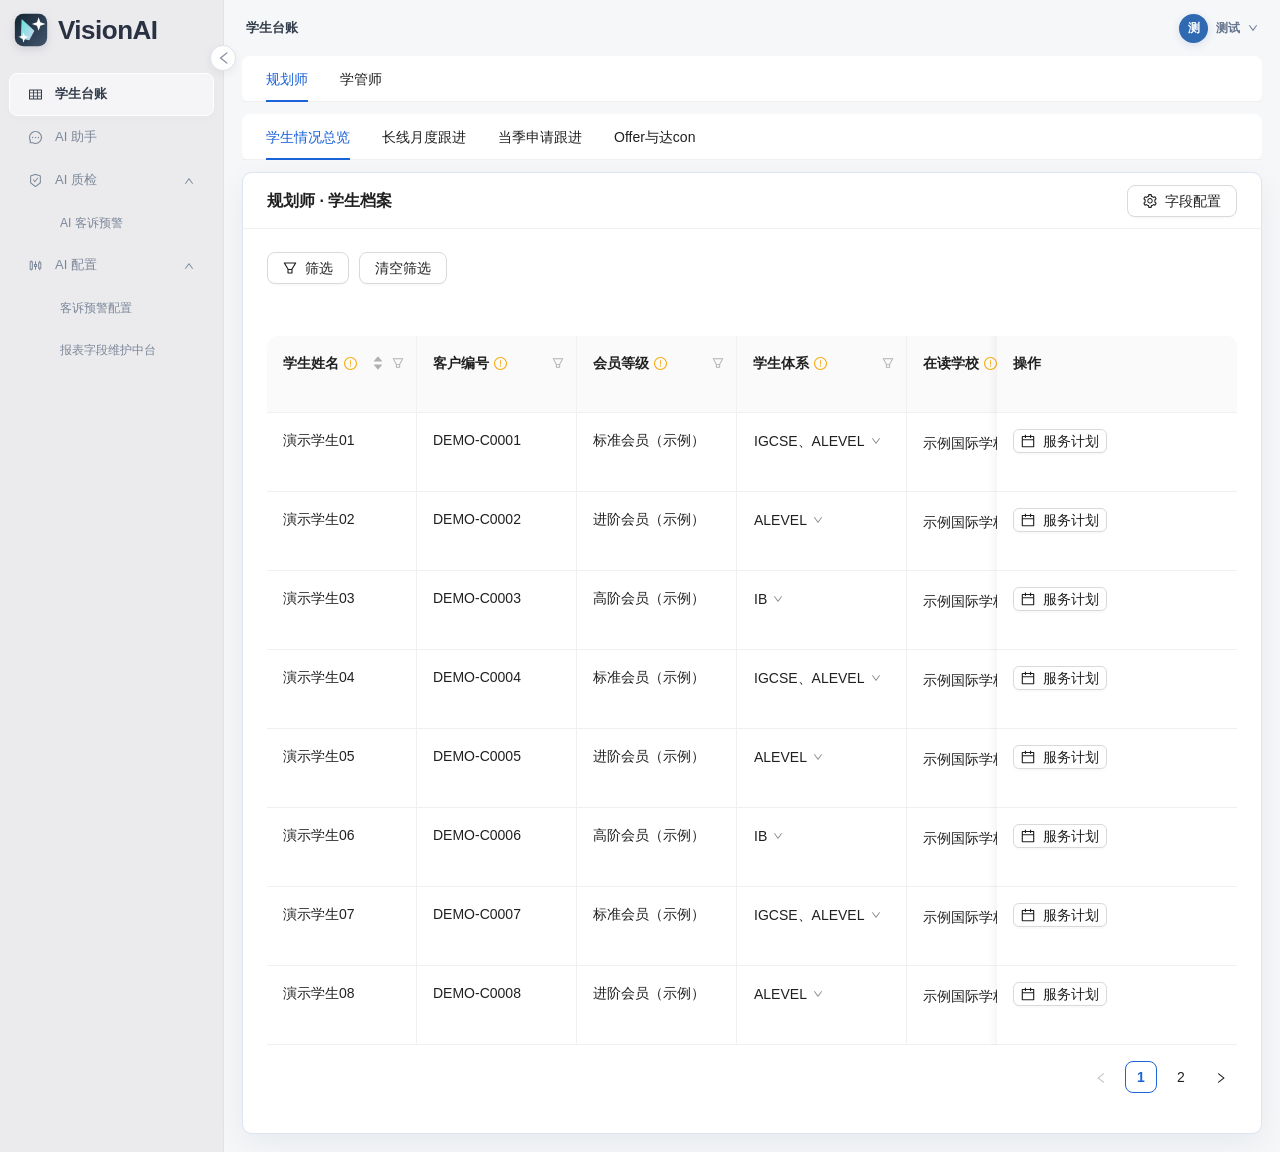
<file: index.html>
<!doctype html>
<html lang="zh-CN">
  <head>
    <meta charset="UTF-8" />
    <meta name="viewport" content="width=device-width, initial-scale=1.0" />
    <meta name="description" content="学生档案列表与图文 AI 识别录入演示。" />
    <title>学生档案列表 Demo</title>
    <script type="module" crossorigin src="./assets/release-report-create-no-sort/app.js"></script>
    <link rel="stylesheet" crossorigin href="./assets/release-report-create-no-sort/public-demo.css">
  </head>
  <body>
    <div id="root"></div>
  </body>
</html>
</file>
<file: assets/release-report-create-no-sort/public-demo.css>
.vision-portal{--vision-sidebar:224px;display:flex;min-height:100dvh;background:#f5f7f9;color:#343d4c;font-family:Arial,PingFang SC,Microsoft YaHei,sans-serif;font-size:14px}.vision-sidebar{width:var(--vision-sidebar);flex-shrink:0;position:relative;background:#ebebee;border-right:1px solid #e1e3e8;min-height:100dvh}.vision-brand{height:60px;padding:10px 14px;display:flex;align-items:center;gap:10px}.vision-brand strong{font-size:26px;color:#293142;letter-spacing:-.5px}.vision-mark{height:34px;width:34px;flex-shrink:0;filter:drop-shadow(0 3px 4px #18213522)}.vision-mark.small{width:20px;height:20px}.vision-collapse{position:absolute;right:-13px;top:45px;width:26px;height:26px;border:1px solid #e0e3e9;background:#fff;border-radius:50%;z-index:3;box-shadow:0 3px 8px #22334410;color:#8993a2;display:grid;place-items:center}.vision-sidebar nav{padding:13px 9px}.vision-sidebar nav>button{border:1px solid transparent;background:none;width:100%;height:43px;text-align:left;padding:0 19px;display:flex;gap:13px;align-items:center;color:#7b8798;font-size:13px;border-radius:8px;cursor:pointer}.vision-sidebar nav>button.active{background:#f5f5f7;color:#343d4c;border-color:#fff;box-shadow:0 3px 9px #23344605;font-weight:600}.vision-sidebar nav>button:hover{background:#f3f4f7}.vision-sidebar nav .vision-subnav{padding-left:50px;height:42px;font-size:12px}.nav-caret{margin-left:auto;font-size:10px}.vision-workspace{flex:1;min-width:0}.vision-topbar{height:56px;display:flex;justify-content:space-between;align-items:center;padding:0 22px;font-size:13px;font-weight:600}.vision-account{display:flex;align-items:center;gap:8px;color:#63728b;font-size:12px}.vision-account>.anticon{font-size:10px}.vision-avatar{width:29px;height:29px;border-radius:50%;background:#2e69b2;color:#fff;display:grid;place-items:center;box-shadow:0 2px 8px #244b8722}.vision-chat-shell{height:calc(100dvh - 72px);margin:0 8px 16px 18px;display:flex;border:1px solid white;border-radius:13px;overflow:hidden;background:#fff;box-shadow:0 14px 30px #24354706}.vision-conversation-list{width:237px;flex-shrink:0;background:#f6f7f9;border-right:1px solid #e1e4ea;padding:15px}.vision-conversation-heading{display:flex;gap:8px;align-items:center;margin-bottom:13px}.vision-conversation-heading strong{font-size:15px;margin-right:auto}.vision-conversation-heading button,.vision-chat-header button{width:29px;height:29px;border:1px solid #d8deea;border-radius:7px;background:#fff;color:#8d9db2;cursor:pointer}.vision-conversation-heading button:first-of-type{background:#edf2f9;border-color:transparent;color:#6094d5}.vision-recent{font-size:13px;color:#8c9ab0;margin-bottom:16px}.vision-conversation-row{display:flex;align-items:center;gap:8px;width:100%;padding:14px 9px;border:0;border-radius:9px;background:#ececf0;text-align:left;color:#46505e;font-size:13px;cursor:pointer}.vision-conversation-row strong{white-space:nowrap;overflow:hidden;text-overflow:ellipsis;flex:1}.vision-conversation-row span{font-size:10px;color:#b2bac8}.vision-chat{display:flex;flex:1;min-width:0;flex-direction:column}.vision-chat-header{height:38px;flex-shrink:0;display:flex;align-items:center;gap:10px;padding:0 17px;border-bottom:1px solid #e8ebf1;font-size:11px}.vision-message-area{flex:1;min-height:0;overflow:auto;padding:36px 30px}.vision-user-message{display:flex;align-items:flex-end;flex-direction:column;margin-bottom:23px}.vision-user-message>div{background:#e9eff7;border-radius:13px;padding:14px 15px;color:#4b5c73;font-size:13px}.vision-user-message button,.vision-assistant-message button{border:0;background:none;color:#aab4c7;padding:6px;cursor:pointer;font-size:12px}.vision-assistant-message>div{display:inline-block;background:#f7f7f5;padding:12px 13px;border-radius:11px;line-height:1.6;font-size:14px}.vision-assistant-message button{display:block}.vision-composer-wrap{padding:0 21px 10px}.vision-composer{border:1px solid #d7e0ef;border-radius:19px;padding:14px 11px 10px;box-shadow:0 5px 22px #334a7110}.vision-composer textarea.ant-input{border:0!important;box-shadow:none!important;resize:none;background:none;font-size:14px;padding:3px 8px 10px;color:#4b5668}.vision-composer textarea::placeholder{color:#b4bdcb}.vision-composer-actions{display:flex;align-items:center;justify-content:space-between}.vision-quick{background:#f1f4f9;color:#64718b;font-size:12px;font-weight:600;padding:8px 11px;border:0;border-radius:11px;display:flex;align-items:center;gap:8px;cursor:pointer}.vision-send{width:34px;height:34px;background:#94add6;color:#fff;border:0;border-radius:9px;font-size:19px;cursor:pointer}.vision-ai-note{text-align:center;color:#c7c8cc;font-size:9px;padding-top:6px}.vision-ledger{padding:0 18px 18px;min-width:0}.vision-existing-placeholder{margin:0 18px;background:#fff;border-radius:12px;padding:32px;min-height:calc(100dvh - 75px)}.sidebar-collapsed{--vision-sidebar:68px}.sidebar-collapsed .vision-brand{padding:12px 16px}.sidebar-collapsed .vision-sidebar nav>button{padding:0 17px}.vision-ledger .archive-role-tabs{margin-bottom:0}html,body{width:100%;height:100%}input::-ms-clear,input::-ms-reveal{display:none}*,*:before,*:after{box-sizing:border-box}html{font-family:sans-serif;line-height:1.15;-webkit-text-size-adjust:100%;-ms-text-size-adjust:100%;-ms-overflow-style:scrollbar;-webkit-tap-highlight-color:rgba(0,0,0,0)}body{margin:0}[tabindex="-1"]:focus{outline:none}hr{box-sizing:content-box;height:0;overflow:visible}h1,h2,h3,h4,h5,h6{margin-top:0;margin-bottom:.5em;font-weight:500}p{margin-top:0;margin-bottom:1em}abbr[title],abbr[data-original-title]{-webkit-text-decoration:underline dotted;text-decoration:underline dotted;border-bottom:0;cursor:help}address{margin-bottom:1em;font-style:normal;line-height:inherit}input[type=text],input[type=password],input[type=number],textarea{-webkit-appearance:none}ol,ul,dl{margin-top:0;margin-bottom:1em}ol ol,ul ul,ol ul,ul ol{margin-bottom:0}dt{font-weight:500}dd{margin-bottom:.5em;margin-left:0}blockquote{margin:0 0 1em}dfn{font-style:italic}b,strong{font-weight:bolder}small{font-size:80%}sub,sup{position:relative;font-size:75%;line-height:0;vertical-align:baseline}sub{bottom:-.25em}sup{top:-.5em}pre,code,kbd,samp{font-size:1em;font-family:SFMono-Regular,Consolas,Liberation Mono,Menlo,Courier,monospace}pre{margin-top:0;margin-bottom:1em;overflow:auto}figure{margin:0 0 1em}img{vertical-align:middle;border-style:none}a,area,button,[role=button],input:not([type=range]),label,select,summary,textarea{touch-action:manipulation}table{border-collapse:collapse}caption{padding-top:.75em;padding-bottom:.3em;text-align:left;caption-side:bottom}input,button,select,optgroup,textarea{margin:0;color:inherit;font-size:inherit;font-family:inherit;line-height:inherit}button,input{overflow:visible}button,select{text-transform:none}button,html [type=button],[type=reset],[type=submit]{-webkit-appearance:button}button::-moz-focus-inner,[type=button]::-moz-focus-inner,[type=reset]::-moz-focus-inner,[type=submit]::-moz-focus-inner{padding:0;border-style:none}input[type=radio],input[type=checkbox]{box-sizing:border-box;padding:0}input[type=date],input[type=time],input[type=datetime-local],input[type=month]{-webkit-appearance:listbox}textarea{overflow:auto;resize:vertical}fieldset{min-width:0;margin:0;padding:0;border:0}legend{display:block;width:100%;max-width:100%;margin-bottom:.5em;padding:0;color:inherit;font-size:1.5em;line-height:inherit;white-space:normal}progress{vertical-align:baseline}[type=number]::-webkit-inner-spin-button,[type=number]::-webkit-outer-spin-button{height:auto}[type=search]{outline-offset:-2px;-webkit-appearance:none}[type=search]::-webkit-search-cancel-button,[type=search]::-webkit-search-decoration{-webkit-appearance:none}::-webkit-file-upload-button{font:inherit;-webkit-appearance:button}output{display:inline-block}summary{display:list-item}template{display:none}[hidden]{display:none!important}:root{color-scheme:light;background:#f3f6fb}body{margin:0;min-width:320px;background:#f3f6fb;-webkit-font-smoothing:antialiased}.full-width{width:100%}.app-layout{min-height:100vh;background:#f3f6fb}.app-sider{position:sticky;top:0;height:100vh;overflow:auto;background:#10213f!important;box-shadow:12px 0 28px #12203b29}.brand{display:flex;align-items:center;gap:10px;min-height:64px;padding:14px 14px 10px}.brand .ant-typography{margin:0;color:#fff;white-space:nowrap}.brand-mark{display:grid;flex:0 0 auto;width:38px;height:38px;place-items:center;border-radius:8px;color:#fff;background:linear-gradient(135deg,#1b63d9,#0c9588);font-weight:800}.sider-collapse-button{margin-left:auto;color:#ffffffc7!important}.app-header{position:sticky;top:0;z-index:5;display:flex;height:auto;min-height:64px;align-items:center;justify-content:space-between;gap:12px;padding:10px 24px;border-bottom:1px solid #dbe4f0;background:#ffffffe0;-webkit-backdrop-filter:blur(16px);backdrop-filter:blur(16px);line-height:1.3}.app-header .ant-typography{margin:0}.app-header>div:first-child{flex:1 1 260px;min-width:220px}.app-header .ant-typography-secondary{display:block;line-height:20px}.app-header h2.ant-typography{font-size:20px;line-height:28px;margin:0!important;white-space:nowrap}.app-content{padding:20px 24px 32px}.agent-only-content{display:flex;min-height:100vh;padding:0;background:#fff}.metric-row{margin-bottom:16px}.ant-card{border-color:#dce5f1;box-shadow:0 10px 30px #12203b0f}.ant-card-head{min-height:48px}.source-card,.pool-card{height:100%}.pool-card{cursor:pointer;transition:.16s ease}.pool-card:hover,.source-card:hover{border-color:#87aef5;transform:translateY(-1px)}.list-progress{width:min(260px,38vw)}.high-value-page>.ant-col{display:flex}.high-value-page .ant-card{display:flex;width:100%;height:100%;flex-direction:column}.high-value-page .ant-card-body{display:flex;flex:1 1 auto;flex-direction:column}.high-value-page .ant-list{flex:1 1 auto}.high-value-page .ant-list-item{min-height:56px}.high-value-page .list-progress{width:min(260px,42%);margin-left:auto}.generated-alert,.section-alert{margin-top:12px}.detail-page{max-width:1480px;margin:0 auto}.complaint-detail-page,.renewal-detail-page{max-width:1440px}.detail-two-column-shell{display:grid;grid-template-columns:minmax(360px,.34fr) minmax(620px,.66fr);gap:16px;height:calc(100vh - 164px);min-height:560px;align-items:start}.detail-left-pane,.detail-right-pane{height:100%;overflow-y:auto;overscroll-behavior:contain;border:1px solid #dce5f1;border-radius:8px;background:#fff;box-shadow:0 10px 30px #12203b0f;scrollbar-gutter:stable}.detail-left-pane::-webkit-scrollbar,.detail-right-pane::-webkit-scrollbar{width:8px}.detail-left-pane::-webkit-scrollbar-thumb,.detail-right-pane::-webkit-scrollbar-thumb{border-radius:999px;background:#cbd5e1}.detail-left-pane::-webkit-scrollbar-track,.detail-right-pane::-webkit-scrollbar-track{background:transparent}.detail-left-pane{padding:18px 18px 22px}.detail-right-pane{padding:18px 22px 22px}.detail-top-action-bar{justify-content:flex-end;width:100%;margin-bottom:14px}.complaint-detail-action-bar{display:flex;width:100%;align-items:center;justify-content:space-between;gap:12px;margin-bottom:14px}.detail-section{padding:0 0 20px;border-bottom:1px solid #edf1f6}.detail-section+.detail-section{padding-top:18px}.detail-section:last-child,.detail-section:last-of-type{border-bottom:0}.detail-section h5.ant-typography{margin:0 0 14px;font-size:16px;line-height:24px}.complaint-student-section{padding-bottom:18px}.complaint-student-head,.complaint-section-head{display:flex;align-items:center;justify-content:space-between;gap:12px;margin-bottom:16px}.complaint-student-name{font-size:16px}.complaint-meta-list{display:grid;gap:12px;color:#2f3747;font-size:14px;line-height:22px}.complaint-meta-list.compact{gap:8px;margin-bottom:10px}.complaint-meta-list>div{display:flex;align-items:flex-start;gap:4px}.complaint-meta-list span{flex:0 0 auto;color:#7a8495}.complaint-meta-list strong{font-weight:600}.complaint-line-list{display:grid;gap:0;font-size:14px;line-height:22px}.complaint-line-list>div{padding:9px 6px;border-bottom:1px solid #edf1f6}.complaint-line-list>div:last-child{border-bottom:0}.complaint-timeline{display:grid;gap:0;padding-top:2px}.complaint-timeline-row{display:grid;grid-template-columns:72px 18px 1fr;gap:10px;min-height:52px;align-items:start;font-size:14px;line-height:22px}.complaint-timeline-label{color:#2f3747;font-weight:600;text-align:right}.complaint-timeline-dot{position:relative;width:9px;height:9px;margin-top:7px;border-radius:50%;background:#1b63d9}.complaint-timeline-dot:after{position:absolute;top:12px;left:4px;width:1px;height:38px;background:#d9e1ec;content:""}.complaint-timeline-row:last-child .complaint-timeline-dot:after{display:none}.complaint-timeline-dot.green{background:#52c41a}.complaint-timeline-dot.red{background:#ff4d4f}.complaint-timeline-dot.gold{background:#faad14}.complaint-timeline-dot.blue{background:#1b63d9}.complaint-timeline-text{color:#3f4758}.detail-summary-text{margin-bottom:14px!important;color:#3f4758;font-size:14px;line-height:24px}.detail-metric-grid{display:grid;grid-template-columns:repeat(2,minmax(0,1fr));gap:10px}.detail-metric-grid>div{display:flex;min-height:66px;flex-direction:column;justify-content:center;gap:6px;padding:12px;border:1px solid #e5eaf3;border-radius:8px;background:#fafcff}.detail-metric-grid span{color:#7a8495;font-size:13px}.detail-metric-grid strong{color:#1f2937;font-size:18px;line-height:24px}.complaint-ai-section{padding-bottom:22px}.complaint-stage-steps{margin-top:20px}.complaint-stage-steps .ant-steps-item{cursor:pointer}.complaint-stage-steps .ant-steps-item-title{font-size:14px;font-weight:600}.complaint-stage-steps .ant-steps-item-description{font-size:12px}.complaint-decision-grid{display:grid;grid-template-columns:repeat(3,minmax(0,1fr));gap:12px;margin-top:18px}.complaint-action-list{display:grid;gap:0}.complaint-action-row{display:flex;align-items:flex-start;gap:8px;padding:10px 8px;border-bottom:1px solid #edf1f6;color:#2f3747;font-size:14px;line-height:22px}.complaint-action-row:last-child{border-bottom:0}.complaint-node-title{display:flex;align-items:center;justify-content:space-between;gap:12px;margin-bottom:14px}.complaint-stage-state{display:flex;align-items:center;justify-content:space-between;gap:12px;margin-bottom:14px;padding:10px 12px;border:1px solid #dce5f1;border-radius:8px;background:#f8fbff;font-size:14px;line-height:22px}.complaint-node-title h5.ant-typography{margin:0}.complaint-node-grid{display:grid;grid-template-columns:minmax(320px,1fr) minmax(320px,1fr);gap:20px;margin-top:16px}.complaint-node-grid h5.ant-typography{margin-top:0}.complaint-boundary-layout{display:grid;grid-template-columns:minmax(280px,.48fr) minmax(320px,.52fr);gap:16px;align-items:start}.complaint-forbid-list{display:grid;gap:8px;font-size:14px;line-height:22px}.complaint-forbid-list>div{padding-bottom:8px;border-bottom:1px solid #edf1f6}.complaint-evidence-section{display:grid;grid-template-columns:minmax(320px,1fr) minmax(280px,.8fr);gap:24px}.detail-context-card,.decision-card{box-shadow:none}.detail-context-card .ant-card-head,.decision-card .ant-card-head{min-height:46px}.detail-context-card .ant-card-body,.decision-card .ant-card-body{padding:18px 20px}.compact-stat-grid .ant-statistic-content{font-size:20px;line-height:28px}.decision-steps{margin-top:20px;padding:4px 0 2px}.decision-info-row{margin-top:18px}.decision-info{display:flex;min-height:88px;flex-direction:column;gap:8px;justify-content:center;padding:14px 16px;border:1px solid #e5eaf3;border-radius:8px;background:#fafcff;word-break:break-word}.decision-info .ant-typography{margin:0}.renewal-match{margin-top:18px;padding:14px 16px;border-radius:8px;background:#f7faff}.renewal-match .ant-progress{flex:1 1 auto}.detail-action-bar{justify-content:flex-end;width:100%;padding:12px 0 4px}.profile-decision-row{margin-top:16px}.agent-student-select,.agent-input{width:100%}.agent-shell{display:flex;width:100%;min-height:100vh;align-items:center;justify-content:center;padding:24px;background:#fff}.agent-shell-chat{align-items:flex-start}.agent-panel{display:flex;width:min(760px,100%);flex-direction:column;align-items:center}.agent-welcome{display:flex;width:100%;flex-direction:column;align-items:center;gap:8px;margin-bottom:24px;text-align:center}.agent-title-row{justify-content:center;width:100%}.agent-welcome h2.ant-typography{margin:0;font-size:24px;line-height:32px;font-weight:600}.agent-subtitle{display:block;width:100%;font-size:14px;line-height:22px;text-align:center}.agent-title-icon{color:#1b63d9;font-size:24px}.agent-main-input{display:flex;width:100%;min-height:56px;align-items:center;gap:10px;padding:8px 10px 8px 18px;border:1px solid #d9d9d9;border-radius:28px;background:#fff;box-shadow:0 8px 28px #12203b14}.agent-main-input textarea.ant-input{flex:1 1 auto;border:0;background:transparent;box-shadow:none;resize:none;font-size:14px;line-height:22px}.agent-main-input textarea.ant-input:focus{box-shadow:none}.agent-main-input .ant-btn-circle{flex:0 0 auto;width:40px;height:40px}.agent-quick-row{display:flex;justify-content:center;width:100%;margin-top:20px}.agent-input{border-color:#b7cdf4;background:#fbfdff}.agent-mode-row .ant-btn{border-color:#e5e7eb;border-radius:18px;background:#fff;font-size:14px}.agent-panel .agent-mode-row{margin-top:20px}.agent-chat{display:flex;width:min(880px,100%);min-height:calc(100vh - 48px);flex-direction:column;margin:0 auto}.agent-chat-top{display:flex;align-items:center;justify-content:space-between;gap:16px;margin-bottom:28px}.agent-chat-top h4.ant-typography{margin:0;font-size:18px;line-height:26px}.agent-message-list{flex:1 1 auto}.agent-bubble{width:fit-content;max-width:min(520px,90%);margin-left:auto;padding:10px 14px;border-radius:18px;background:#f3f4f6;color:#1f2937;font-size:14px;line-height:22px}.agent-answer{max-width:820px;margin-top:28px;font-size:14px;line-height:1.7}.agent-answer .ant-typography{font-size:14px}.agent-answer h5.ant-typography{margin-top:18px;margin-bottom:8px}.agent-chat-input{margin-top:12px;box-shadow:none}.agent-compose-card{position:sticky;bottom:0;margin-top:24px;padding:14px 0 0;background:linear-gradient(180deg,#fff0,#fff 28%)}.agent-compose-card .agent-mode-row{justify-content:center;margin-bottom:12px}.student-filter-row{margin-bottom:16px}.archive-header-actions{flex-wrap:wrap}.archive-role-tabs>.ant-tabs-nav{margin-bottom:12px;padding-inline:24px;border-radius:8px;background:#fff}.archive-role-tabs>.ant-tabs-content-holder,.archive-role-tabs .ant-tabs-tabpane{min-width:0}.archive-field-drawer .ant-drawer-header{flex-wrap:wrap;gap:12px}.archive-field-drawer .ant-drawer-header-title{flex:1 0 100%}.archive-field-drawer .ant-drawer-extra{margin-inline-start:0}.ai-import-boundary{margin-bottom:16px}.ai-import-grid{display:grid;grid-template-columns:minmax(0,.9fr) minmax(0,1.1fr);gap:16px;align-items:start}.ai-import-panel{min-width:0;padding:16px;border:1px solid #e5eaf3;border-radius:8px;background:#fff}.ai-import-section-heading{display:flex;align-items:flex-start;justify-content:space-between;gap:10px;margin-bottom:12px}.ai-import-section-heading>div{display:grid;gap:4px}.ai-import-image-input{display:none}.ai-import-composer{overflow:hidden;border:1px solid #d9e0eb;border-radius:8px;background:#fff;transition:border-color .2s,box-shadow .2s}.ai-import-composer:focus-within{border-color:#5b8ff9;box-shadow:0 0 0 2px #1677ff1a}.ai-import-composer .ant-input,.ai-import-composer .ant-input:hover,.ai-import-composer .ant-input:focus{border:0;border-radius:0;box-shadow:none}.ai-import-composer-input.ant-input{padding:12px;line-height:1.7;resize:vertical}.ai-import-composer-attachment{padding:10px;border-top:1px solid #edf1f6;background:#fafcff}.ai-import-composer-attachment>img{display:block;width:100%;max-height:220px;object-fit:contain;border-radius:4px;background:#f1f3f5}.ai-import-composer-image-meta{display:flex;min-width:0;align-items:center;justify-content:space-between;gap:8px;padding-top:6px;font-size:12px}.ai-import-composer-image-meta>span{min-width:0;overflow:hidden;text-overflow:ellipsis;white-space:nowrap}.ai-import-composer-toolbar{display:flex;align-items:center;justify-content:space-between;gap:8px;min-height:52px;padding:7px 10px;border-top:1px solid #edf1f6;background:#fff}.ai-import-composer-toolbar-left,.ai-import-composer-toolbar-right{display:flex;align-items:center;gap:8px}.ai-import-composer-toolbar-left{min-width:0}.ai-import-composer-toolbar-left>.ant-typography{overflow:hidden;font-size:12px;text-overflow:ellipsis;white-space:nowrap}.ai-import-composer-toolbar-right{flex:0 0 auto;font-size:12px}.ai-import-composer-toolbar-divider{width:1px;height:20px;flex:0 0 auto;background:#e5eaf3}.ai-import-composer-add.ant-btn{color:#536273}.ai-import-speech-button.ant-btn-circle{width:36px;height:36px;flex:0 0 auto}.ai-import-speech-status{white-space:nowrap}.ai-import-speech-status:before{display:inline-block;width:7px;height:7px;margin-right:6px;border-radius:50%;background:currentColor;content:"";vertical-align:1px}.ai-import-ocr-progress{margin-top:12px}.ai-import-recognize{width:100%;margin-top:12px}.ai-import-help{display:block;margin-top:8px;font-size:12px;line-height:20px}.ai-import-field-list{display:grid;max-height:calc(100vh - 330px);gap:10px;overflow:auto;padding-right:3px}.ai-import-field{min-width:0;padding:10px;border:1px solid #edf1f6;border-radius:8px;background:#fafcff}.ai-import-field.is-included{border-color:#dbe7fb;background:#fff}.ai-import-field-control{min-width:0}.ai-import-field-heading{display:flex;align-items:center;justify-content:space-between;gap:8px;margin-bottom:8px}.ai-import-field-heading .ant-checkbox-wrapper{min-width:0}.ai-import-field-heading .ant-tag{flex:0 0 auto;margin-inline-end:0}.ai-import-footer{display:flex;align-items:center;justify-content:space-between;gap:12px}.ai-import-footer>.ant-typography{line-height:20px}.archive-unified-alert{margin-bottom:14px}.archive-table-summary{margin:0 0 10px}.archive-column-filter{width:280px;max-width:calc(100vw - 48px);padding:12px;display:flex;flex-direction:column;gap:12px}.archive-filter-toolbar{display:flex;align-items:center;gap:10px;margin-bottom:12px;flex-wrap:wrap}.archive-filter-toolbar .ant-input-affix-wrapper{width:360px;max-width:100%}.archive-filter-panel{display:grid;gap:16px}.archive-filter-panel .archive-column-filter{width:100%;max-width:none;padding:0}.archive-filter-product{display:grid;gap:12px}.archive-filter-product>.ant-btn{justify-self:end}.archive-column-filter .ant-input-number{width:112px}.archive-column-filter-actions{display:flex;justify-content:flex-end}.archive-group-filter{width:280px;max-width:calc(100vw - 48px)}.archive-group-filter-heading{display:grid;gap:6px;padding:12px 12px 0}.archive-active-filters{margin-bottom:10px}.archive-active-filters .ant-tag{white-space:normal;overflow-wrap:anywhere;max-width:100%}.student-table{margin-top:8px}.student-table .ant-table-cell{vertical-align:top;white-space:pre-wrap;overflow-wrap:anywhere;word-break:normal;padding:12px 10px}.student-table .ant-tag{max-width:100%;white-space:normal;overflow-wrap:anywhere}.study-student-name{display:flex;align-items:center;flex-wrap:wrap;gap:5px}.study-student-name>.archive-remark-cell{width:auto}.study-student-name>.ant-tag{margin:0}.study-cell-muted{display:block;color:#8c8c8c;font-size:12px;line-height:1.7}.study-course-list,.study-course-item{display:block}.study-course-item{display:flex;align-items:flex-start;justify-content:space-between;gap:8px}.study-course-item>.ant-tag{margin:0;white-space:nowrap}.study-result-list{display:inline-flex;flex-direction:column;width:calc(100% - 20px);gap:3px;vertical-align:top}.study-result-context{color:#8c8c8c;font-size:12px;line-height:18px}.study-result-line{display:flex;align-items:center;gap:7px;min-height:24px;font-size:12px;line-height:20px}.study-result-subject{min-width:0;flex:1;font-size:13px}.study-result-grade{min-width:22px;color:#1b63d9;font-size:14px}.study-result-source{color:#595959;white-space:nowrap}.study-result-date{color:#737373;white-space:nowrap;font-size:12px;font-variant-numeric:tabular-nums}.study-result-line .ant-btn-link,.study-result-language-detail .ant-btn-link{height:auto;padding:0;font-size:12px;flex:0 0 auto;line-height:20px}.study-result-language-detail{display:flex;align-items:flex-start;flex-wrap:wrap;gap:4px 10px;color:#737373;font-size:12px;line-height:20px}.study-result-empty{color:#8c8c8c;white-space:nowrap}.study-result-empty .study-cell-muted{display:inline}.study-result-history{display:grid;gap:12px;width:300px;max-width:calc(100vw - 64px);max-height:360px;overflow:auto}.study-result-history-item{display:grid;gap:4px;font-size:12px}.study-result-history-item+.study-result-history-item{padding-top:12px;border-top:1px solid #f0f0f0}.study-result-history-item>span:first-child{display:flex;align-items:center;flex-wrap:wrap;gap:6px}.study-result-history-item .ant-tag{margin:0;font-size:11px}.study-result-history-item .ant-btn-link{justify-self:start;padding:0;height:auto;font-size:12px}.study-score-entry-actions{display:flex;flex-wrap:wrap;gap:8px;padding-top:10px;border-top:1px solid #f0f0f0}.study-score-entry-actions>.ant-btn{font-size:12px}.study-score-entry-field{display:grid;grid-template-columns:112px minmax(0,1fr);align-items:center;gap:12px}.study-score-entry-field>span{color:#595959;font-size:13px}.study-result-empty-wrap{display:inline-flex;align-items:center;flex-wrap:wrap;gap:8px}.study-near-goal-details{display:grid;gap:10px;width:340px;max-width:calc(100vw - 64px)}.study-near-goal-record{display:grid;gap:5px;padding-bottom:9px;border-bottom:1px solid #f0f0f0;font-size:12px}.study-near-goal-record-heading{display:flex;align-items:center;justify-content:space-between;gap:8px}.study-near-goal-grades{display:flex;gap:12px;color:#595959}.study-near-goal-files,.study-near-goal-legacy{color:#8c8c8c;font-size:12px}.study-near-goal-student{margin-bottom:18px;color:#8c8c8c;font-size:12px}.study-near-goal-form{display:grid;grid-template-columns:repeat(3,minmax(0,1fr));gap:22px 20px}.study-near-goal-form>label{display:grid;gap:7px;min-width:0;color:#595959;font-size:13px}.study-near-goal-form>label em{color:#ff4d4f;font-style:normal}.study-near-goal-form .ant-select,.study-near-goal-form .ant-input{width:100%}.study-near-goal-form .study-near-goal-note{grid-column:1 / -1}.study-near-goal-upload{grid-column:1 / -1;display:grid;gap:8px;color:#595959;font-size:13px}.study-near-goal-drop{display:grid;justify-items:center;gap:9px;min-height:140px;padding:18px;border:1px dashed #d9d9d9;border-radius:6px;color:#8c8c8c;text-align:center}.study-near-goal-drop>.anticon{color:#bfc4ce;font-size:30px}.study-near-goal-drop button{padding:0;border:0;color:#1677ff;background:transparent;cursor:pointer}.study-near-goal-file{display:flex;align-items:center;gap:6px;max-width:100%;padding:2px 7px;border-radius:4px;background:#f5f7fa;color:#595959}.service-plan-item .archive-rich-cell{display:block}.service-plan-item .archive-rich-content{min-height:86px;padding:7px 5px}.service-plan-item .service-plan-interview-link{align-self:start;padding-left:0}.study-competition-details{display:grid;gap:10px;min-width:260px}.study-competition-record{display:grid;gap:4px;padding-bottom:10px;border-bottom:1px solid #f0f0f0;font-size:13px}.study-course-item+.study-course-item{margin-top:8px}.study-cell-subaction{display:block;margin-top:8px;color:#8c8c8c;font-size:12px}.study-enrollment{display:grid;gap:5px}.study-enrollment>.ant-tag{width:fit-content;margin:0}.study-hours{display:grid;gap:5px}.study-hours strong{font-weight:500}.study-hours>span{display:flex;justify-content:space-between;gap:12px}.study-field-group{display:grid;gap:8px}.study-field-line>div{min-width:0}.study-summary-trigger.ant-btn{display:inline-flex;align-items:baseline;gap:6px;max-width:100%;height:auto;padding:0;text-align:start;white-space:normal;line-height:24px;font-size:14px}.study-summary-trigger.ant-btn:hover{background:transparent;color:#1b63d9}.study-summary-trigger>span:first-child{min-width:0}.study-summary-trigger .anticon{flex:0 0 auto;color:#8c8c8c;font-size:10px;transition:transform .15s}.study-summary-trigger .anticon.is-open{transform:rotate(180deg)}.study-inline-scores>span{display:inline-block;white-space:nowrap}.study-inline-scores strong{color:#1b63d9;font-weight:600}.study-summary-separator{color:#bfbfbf;font-weight:400}.study-summary-details{width:340px;max-width:calc(100vw - 64px);max-height:360px;overflow:auto;white-space:normal}.planner-summary-details{max-height:min(300px,calc(50dvh - 70px))}.study-summary-full-text{display:block;white-space:pre-wrap;overflow-wrap:anywhere}.study-course-edit-details{display:grid;gap:8px;margin-top:12px;padding-top:10px;border-top:1px solid #f0f0f0}.study-goal-summary{line-height:24px}.study-goal-summary>span{display:inline}.study-goal-summary .archive-remark-cell{display:inline;width:auto}.study-goal-summary .archive-editable-text{white-space:normal}.study-goal-lines{display:inline-grid;gap:2px;line-height:22px}.application-goal-summary{display:inline-grid;gap:4px;line-height:1.5}.application-goal-summary>span:not(:first-child){color:#70879a}.study-intention-details{display:grid;gap:10px}.study-intention-details>div{display:grid;gap:3px}.study-goal-editor-field{display:grid;grid-template-columns:135px minmax(0,1fr);align-items:start;gap:12px}.study-goal-editor-field--compact{max-width:480px}.study-goal-editor-field>span{line-height:32px}.study-goal-editor-field em{font-style:normal;color:#ff4d4f}.archive-rich-prefix{display:block;margin-bottom:3px;color:#8c8c8c;font-size:12px}.student-referral-summary,.student-todo-summary{display:inline-block;max-width:100%;line-height:22px;white-space:normal}.student-referral-details{display:grid;grid-template-columns:repeat(2,minmax(110px,1fr));gap:10px}.student-referral-details>div{display:flex;justify-content:space-between;gap:12px;padding:8px 10px;background:#f7f9fc;border-radius:6px}.student-referral-details strong{color:#1b63d9;white-space:nowrap}.student-todo-details{display:grid;gap:14px}.student-todo-section{display:grid;gap:8px}.student-todo-section>strong{color:#595959}.student-todo-section>div{display:grid;grid-template-columns:repeat(2,minmax(150px,1fr));gap:8px}.student-todo-section>div>span{display:flex;justify-content:space-between;gap:8px;padding:8px 10px;background:#f7f9fc;border-radius:6px}.student-todo-section b{color:#1b63d9}.archive-group-sort-header{display:grid;gap:5px}.archive-header-label{display:inline-flex;align-items:center;gap:5px}.archive-field-hint{color:#faad14;font-size:13px;cursor:help}.archive-field-hint:focus-visible{outline:2px solid #91caff;outline-offset:2px;border-radius:50%}.archive-field-definition-tooltip-overlay .ant-tooltip-inner{max-width:min(520px,70vw);padding:10px 12px}.archive-field-definition-tooltip{display:grid;gap:9px;max-width:490px;max-height:min(60vh,420px);overflow:auto;white-space:normal}.archive-field-definition-item,.archive-field-definition-note{display:grid;gap:3px;padding-bottom:8px;border-bottom:1px solid rgba(255,255,255,.18);line-height:1.5}.archive-field-definition-item:last-child{padding-bottom:0;border-bottom:0}.archive-field-definition-item strong,.archive-field-definition-note strong{color:#fff;font-weight:600}.archive-field-definition-item span,.archive-field-definition-note span{color:#ffffffdb}.archive-group-sort-header>div{display:flex;flex-wrap:wrap;gap:6px 12px}.archive-metric-sort{display:inline-flex;align-items:center;gap:4px;padding:0;border:0;background:transparent;color:#737373;cursor:pointer;font-size:12px;font-weight:400}.archive-metric-sort>span{display:inline-flex;gap:1px;font-size:9px;color:#bfbfbf}.archive-metric-sort:hover,.archive-metric-sort.is-ascend,.archive-metric-sort.is-descend,.archive-metric-sort.is-ascend .anticon-arrow-up,.archive-metric-sort.is-descend .anticon-arrow-down{color:#1b63d9}.archive-metric-sort:focus-visible{outline:2px solid #91caff;outline-offset:3px}.student-todo-list-trigger.ant-btn{color:#1b63d9}.student-todo-context{margin-bottom:14px}.student-todo-category-sections{display:grid;gap:12px;margin:16px 0}.student-todo-category-sections>section{display:grid;gap:6px}.student-todo-category-grid{display:grid;grid-template-columns:repeat(5,minmax(0,1fr));gap:8px}.student-todo-category-grid>button{display:flex;justify-content:space-between;align-items:center;gap:8px;min-height:55px;padding:10px;border:1px solid #f0f0f0;border-radius:5px;background:#fafbfc;color:#595959;cursor:pointer;text-align:left}.student-todo-category-grid>button:hover{border-color:#91caff}.student-todo-category-grid>button[aria-pressed=true]{border-color:#91caff;background:#eaf3ff}.student-todo-category-grid strong{color:#1b63d9;font-size:20px;font-weight:600}.student-todo-list-filters{display:flex;align-items:center;gap:10px;margin:16px 0 12px}.student-todo-list-filters>.ant-select{width:220px}.student-todo-list-filters>.ant-input-affix-wrapper{max-width:280px}.student-todo-table .ant-table-cell{vertical-align:middle}@media(max-width:700px){.student-todo-category-grid{grid-template-columns:repeat(2,minmax(0,1fr))}.student-todo-list-filters,.student-todo-context{flex-wrap:wrap}}.planner-field-details{display:grid;gap:12px;overflow-wrap:anywhere}.planner-field-detail+.planner-field-detail{padding-top:10px;border-top:1px solid #f0f0f0}.planner-field-detail-title{display:flex;justify-content:space-between;align-items:center;gap:8px;margin-bottom:3px}.archive-field-access-tag.ant-tag{flex:0 0 auto;margin:0;font-size:11px;line-height:18px}.archive-permission-cell{display:inline;cursor:pointer;white-space:pre-wrap;overflow-wrap:anywhere}.archive-permission-cell>.ant-btn{width:20px;height:24px;padding:0;margin-left:3px;color:#1b63d9;vertical-align:baseline}.archive-permission-cell:focus-visible{outline:2px solid #91caff;outline-offset:2px}.archive-permission-readonly{display:inline}.archive-field-editor-label{font-weight:500}.archive-field-editor-label>span{color:#ff4d4f}.exam-editor-head{display:grid;grid-template-columns:200px 220px minmax(0,1fr);gap:20px;align-items:center;margin:20px 0 10px;color:#666}.exam-editor-head .ant-btn{color:#1677ff;margin-left:5px}.exam-editor-systems{display:grid;gap:12px;max-height:48vh;overflow:auto}.exam-system-row{display:grid;grid-template-columns:200px minmax(0,1fr);gap:20px;padding:12px;background:#edf2ff;border-radius:6px}.exam-system-select{display:flex;align-items:flex-start;gap:3px}.exam-system-select>.ant-select{flex:1;min-width:0}.exam-system-select>.ant-btn{color:#ff7875;margin-top:4px}.exam-board-list{display:grid;gap:10px;min-width:0}.exam-board-block{background:#fff;border:1px solid #d9dfe8;border-radius:6px;padding:12px;min-width:0}.exam-board-row{display:grid;grid-template-columns:196px minmax(0,1fr) 56px;gap:12px;align-items:start}.exam-selection-modal .ant-select{width:100%}.exam-selection-modal .ant-select-selector{min-height:38px;align-items:center}.exam-row-actions{display:flex;padding-top:3px}.exam-row-actions .ant-btn{color:#1677ff;padding:0;width:28px}.exam-row-actions .ant-btn:last-child:not(:disabled){color:#ff7875}.exam-requirements{display:grid;grid-template-columns:repeat(2,minmax(0,1fr));gap:8px 14px;padding-top:12px;margin-top:12px;border-top:1px solid #f0f0f0}.exam-requirements>label{display:flex;align-items:center;gap:8px;min-width:0}.exam-requirements>label>span{flex:1;overflow-wrap:anywhere}.exam-requirements .ant-input{width:126px}.exam-requirement-note{display:grid;gap:6px;margin-top:16px}.exam-change-text{white-space:pre-wrap;overflow-wrap:anywhere}.planner-group-form,.planner-intent-top{display:grid;grid-template-columns:repeat(2,minmax(0,1fr));gap:18px 24px}.planner-group-form-field{display:grid;grid-template-columns:112px minmax(0,1fr);align-items:center;gap:10px;min-width:0}.planner-group-form-field>span:first-child{color:#666;font-weight:400}.planner-group-form-field em{font-style:normal;color:#ff4d4f}.planner-group-form-field .ant-select{width:100%;min-width:0}.planner-intent-groups{max-height:52vh;overflow:auto;margin-top:20px}.planner-intent-group{padding:20px 14px 8px;border:1px solid #f0f0f0}.planner-intent-group+.planner-intent-group{border-top:0}.planner-intent-remove{display:flex;justify-content:flex-end;margin-top:14px}.planner-intent-preview{display:grid;gap:6px}.planner-intent-preview-row{display:grid;gap:6px;padding-top:12px;border-top:1px solid #f0f0f0;white-space:pre-wrap}.education-detail-table-wrap{overflow:auto}.education-detail-table{width:100%;min-width:1180px;border-collapse:collapse;font-size:12px}.education-detail-table th,.education-detail-table td{padding:12px 14px;border:1px solid #f0f0f0;text-align:center;white-space:normal;overflow-wrap:anywhere;min-width:100px}.education-detail-table th{color:#333;background:#fafafa;font-weight:500}.education-detail-table th:last-child,.education-detail-table td:last-child{min-width:160px}.education-audit-line{display:flex;flex-wrap:wrap;gap:10px 18px;color:#8c8c8c;font-size:12px;padding-top:18px;margin-top:18px;border-top:1px solid #f0f0f0}.planner-application-drawer .ant-drawer-body{background:#f7f8fa;padding:18px}.planner-application-section{background:#fff;margin-bottom:16px;padding:18px;border:1px solid #f0f0f0}.planner-application-section h4{font-size:14px;margin:0 0 20px;font-weight:600}.planner-application-account{display:grid;gap:18px}.planner-application-account>div,.planner-application-document-type{display:flex;align-items:baseline;gap:12px;overflow-wrap:anywhere}.planner-application-account>div>span:first-child,.planner-application-document-type>span:first-child{color:#666;flex-shrink:0}.planner-application-document-type{margin-bottom:18px}.planner-application-section .ant-table-cell{vertical-align:top}@media(max-width:760px){.planner-group-form,.planner-intent-top,.exam-editor-head{grid-template-columns:1fr}.exam-editor-head>span:not(:first-child){display:none}.exam-system-row{grid-template-columns:1fr;gap:10px}.exam-board-row{grid-template-columns:minmax(0,1fr) minmax(0,1fr) 56px}.exam-requirements{grid-template-columns:1fr}}.student-table .ant-table-thead>tr>th,.student-table .ant-table-tbody>tr>td{border-bottom:1px solid #f0f0f0}.student-table .ant-table-thead>tr>th:not(:last-child),.student-table .ant-table-tbody>tr>td:not(:last-child){border-inline-end:1px solid #f0f0f0}.student-table .ant-table-thead>tr>th:before{display:none}.student-table .ant-btn-link{height:auto;max-width:100%;white-space:normal;padding-inline:0}.archive-editable-text{white-space:pre-wrap;overflow-wrap:anywhere}.archive-remark-cell{min-height:24px;width:100%}.archive-remark-value{white-space:pre-wrap;overflow-wrap:anywhere}.archive-remark-icon{color:#1b63d9;vertical-align:middle}.archive-remark-preview{display:block;white-space:pre-wrap;overflow-wrap:anywhere;max-height:320px;overflow-y:auto}.archive-remark-popover{width:280px;max-width:calc(100vw - 64px)}.archive-remark-text{white-space:pre-wrap;overflow-wrap:anywhere;max-height:320px;overflow-y:auto;margin-bottom:12px}.archive-remark-actions{display:flex;justify-content:flex-end;margin-top:24px}.archive-rich-content{cursor:text;white-space:pre-wrap;overflow-wrap:anywhere}.archive-rich-content .tiptap{outline:none;min-width:0}.archive-rich-content .tiptap p{margin:0}.archive-rich-content .tiptap p+p{margin-top:4px}.archive-rich-cell.is-editing{border:1px solid #1677ff;border-radius:4px;padding:6px}.archive-rich-cell.is-editing .tiptap{min-height:180px}.archive-rich-toolbar{display:flex;gap:6px;align-items:center;padding:6px 8px;background:#fff;border:1px solid #e5e7eb;border-radius:6px;box-shadow:0 4px 16px #00000026;width:max-content}.archive-rich-toolbar [aria-label]{flex-shrink:0}.archive-color-swatch{width:18px;height:18px;flex:0 0 18px;padding:0;border:2px solid #fff;border-radius:3px;box-shadow:0 0 0 1px #d9d9d9;cursor:pointer}.archive-color-swatch[aria-pressed=true],.archive-color-swatch:focus-visible{outline:2px solid #1677ff;outline-offset:2px}.archive-rich-actions{margin-top:8px}.student-table .ant-typography-edit-content,.service-plan-item .ant-typography-edit-content{margin:0;inset-inline-start:0}.field-config-groups{margin-top:16px}.archive-field-order{margin-top:20px}.report-field-admin{display:grid;gap:16px;min-width:0;width:100%}.report-field-admin>*{min-width:0}.report-field-admin-heading{display:flex;align-items:end;justify-content:space-between;gap:24px}.report-field-admin-heading .ant-btn-link{padding-left:0}.report-field-admin-heading .ant-typography{margin:2px 0 4px}.report-field-admin-card .ant-card-body{padding-top:16px}.report-field-admin-toolbar{display:flex;align-items:center;flex-wrap:wrap;gap:12px}.report-field-admin-toolbar>.ant-input-affix-wrapper{width:300px;max-width:100%}.report-field-admin-stats{padding:14px 0;color:#8c8c8c;font-size:13px}.archive-custom-field-section{margin-top:16px;padding-top:12px;border-top:1px solid #f0f0f0}.archive-custom-field-heading{display:flex;justify-content:space-between;align-items:center;margin-bottom:12px}.archive-custom-field-heading .ant-typography{margin:0;font-size:12px}.archive-field-order-row{display:flex;align-items:center;gap:8px;padding:8px;border-bottom:1px solid #f0f0f0;background:#fff}.archive-field-order-index{color:#8c8c8c;width:24px;text-align:center;flex-shrink:0}.archive-field-order-label{display:flex;flex:1;flex-direction:column;min-width:0;gap:2px}.archive-field-order-title{min-width:0;overflow-wrap:anywhere}.archive-field-order-meta{overflow:hidden;color:#8c8c8c;font-size:11px;text-overflow:ellipsis;white-space:nowrap}.archive-field-drag{cursor:grab;touch-action:none}.archive-field-drag:active{cursor:grabbing}.field-config-group{padding:14px 0;border-bottom:1px solid #edf1f6}.field-config-group:first-child{padding-top:0}.field-config-group-title{margin-bottom:10px;color:#1f2937;font-weight:700}.recommend-card,.high-value-dashboard .ant-card{height:100%}.high-value-dashboard .ant-statistic-content{font-size:20px;line-height:28px}.distribution-block+.distribution-block{margin-top:18px;padding-top:16px;border-top:1px solid #edf1f6}.distribution-block .ant-list-item{gap:10px;padding:8px 0}.distribution-block .ant-btn-link{min-width:72px;height:auto;padding:0;text-align:left}.distribution-block .list-progress{flex:1 1 auto;width:auto;margin-left:4px}.insight-copy{margin-bottom:12px;padding:12px 14px;border:1px solid #dbeafe;border-radius:8px;background:#f7fbff}.insight-copy .ant-typography{margin-bottom:6px}.path-flow-list{display:grid;gap:10px;margin-bottom:18px}.path-flow-row{display:flex;width:100%;align-items:center;justify-content:space-between;gap:12px;padding:12px 14px;border:1px solid #dce5f1;border-radius:8px;background:#fff;color:inherit;cursor:pointer;text-align:left;transition:.16s ease}.path-flow-row:hover{border-color:#87aef5;background:#f7fbff}.path-flow-main{color:#1f2937;font-weight:600;line-height:22px}.path-flow-meta{flex:0 0 auto;color:#667085;font-size:13px}.high-value-steps{margin-top:6px}.factor-list{display:grid;gap:12px}.factor-row{display:grid;grid-template-columns:minmax(0,1fr) 64px;gap:12px;align-items:center;padding:12px;border:1px solid #e5eaf3;border-radius:8px;background:#fafcff}.factor-row>div:first-child{display:grid;gap:4px}.service-plan-toolbar{display:flex;align-items:center;justify-content:space-between;flex-wrap:wrap;gap:12px;margin-bottom:16px}.service-month-grid{display:grid;grid-template-columns:repeat(3,minmax(0,1fr));gap:0;border-top:1px solid #e5e7eb;border-left:1px solid #e5e7eb}.service-month-cell{display:flex;flex-direction:column;gap:10px;min-width:0;min-height:200px;padding:12px;text-align:left;font:inherit;color:#344054;background:#fff;border:0;border-right:1px solid #e5e7eb;border-bottom:1px solid #e5e7eb;border-radius:0}.service-month-grid .service-month-heading{margin:-12px -12px 0;padding:10px 12px;min-height:42px;background:#f5f7fa;border-bottom:1px solid #e5e7eb}.service-month-heading{display:flex;align-items:center;justify-content:space-between}.service-month-heading .ant-tag{margin:0}.service-month-cell label{font-size:12px;color:#667085}.service-month-cell textarea{resize:vertical}.service-month-status{margin-top:auto;font-size:12px;color:#667085}.service-plan-summary{margin-bottom:16px}.service-plan-item{min-width:0}.service-plan-item-heading{display:flex;align-items:center;justify-content:space-between;margin-bottom:4px}.service-plan-item-label{color:#667085;font-size:12px}.service-plan-interview-link.ant-btn{padding:0 3px;font-size:12px}.service-plan-item-heading>.ant-tag{margin:0;font-size:10px;line-height:17px}.interview-sync-source{margin:12px 0;color:#8c8c8c;font-size:12px}.interview-sync-fields{display:grid;gap:14px;margin-bottom:14px}.interview-sync-fields>label,.interview-report-field{display:grid;grid-template-columns:110px minmax(0,1fr);align-items:start;gap:10px}.interview-sync-fields>label>span,.interview-report-field>span{line-height:32px;color:#595959}.interview-sync-fields em,.interview-content-label em{color:#ff4d4f;font-style:normal}.interview-selected-reports{display:flex;flex-wrap:wrap;gap:5px;margin-top:6px}.interview-selected-reports .ant-tag{white-space:normal}.interview-content-label{display:flex;justify-content:space-between;align-items:center;margin-bottom:6px}.interview-content{border:1px solid #d9d9d9;border-radius:5px;overflow:hidden}.interview-content-toolbar{display:flex;flex-wrap:wrap;gap:4px;padding:5px 8px;border-bottom:1px solid #f0f0f0;background:#fafafa}.interview-content .tiptap{min-height:155px;max-height:240px;overflow-y:auto;padding:10px 12px;outline:none}.interview-content .tiptap p{margin:0 0 6px}.interview-content .tiptap p:last-child{margin-bottom:0}.interview-content.is-readonly{border:0}.interview-content.is-readonly .tiptap{min-height:0;padding:8px 0}.interview-report-options{display:grid;gap:14px;padding:10px 0}.service-plan-footer{display:flex;justify-content:flex-end}@media(max-width:540px){.study-near-goal-form{grid-template-columns:repeat(2,minmax(0,1fr))}}@media(max-width:420px){.study-near-goal-form{grid-template-columns:minmax(0,1fr)}.study-near-goal-form .study-near-goal-note,.study-near-goal-upload{grid-column:auto}.service-month-grid{grid-template-columns:repeat(2,minmax(0,1fr))}}.segment-card{min-height:142px;padding:14px;border:1px solid #e5eaf3;border-radius:8px;background:#fff}.segment-card .ant-typography{margin:10px 0 8px}.card-title-row{width:100%;justify-content:space-between}.success-icon{margin-right:8px;color:#16a34a}.ant-table-wrapper .ant-table{border-radius:8px}.ant-statistic-title{color:#667085}.ant-menu-dark{background:transparent}.ant-menu-dark .ant-menu-item-selected{background:#1b63d9}.ant-menu-inline .ant-menu-item{height:42px;margin-block:5px}@media(max-width:900px){.ai-import-grid{grid-template-columns:1fr}.ai-import-field-list{max-height:none}}@media(max-width:540px){.ai-import-drawer .ant-drawer-body{padding:14px}.ai-import-panel{padding:12px}.ai-import-footer{align-items:stretch;flex-direction:column}.ai-import-footer .ant-space{width:100%}.ai-import-footer .ant-btn{flex:1}}@media(max-width:900px){.app-layout{display:block}.app-sider{position:relative;width:100%!important;max-width:none!important;min-width:0!important;height:auto}.app-layout>.ant-layout{display:block!important;flex:none!important;width:100%!important;max-width:100%!important}.app-header{align-items:center;flex-direction:row;flex-wrap:wrap}.app-content{padding:16px}.detail-two-column-shell,.complaint-decision-grid,.complaint-boundary-layout,.complaint-evidence-section,.complaint-node-grid,.detail-metric-grid{grid-template-columns:1fr}.detail-two-column-shell{height:auto;min-height:0}.detail-left-pane,.detail-right-pane{height:auto;overflow:visible;padding:16px}.complaint-stage-state{align-items:flex-start;flex-direction:column}}.study-summary-trigger.is-composite.ant-btn{display:inline-flex;align-items:flex-start;gap:6px;line-height:22px}.study-summary-trigger.is-composite>span:first-child{display:-webkit-box;-webkit-box-orient:vertical;-webkit-line-clamp:2;overflow:hidden;overflow-wrap:anywhere}.study-summary-trigger.is-composite .anticon{margin-top:6px}.study-summary-trigger.is-composite .application-goal-summary{display:inline;line-height:22px}.study-summary-trigger.is-composite .application-goal-summary>span{display:inline;color:inherit}.study-summary-trigger.is-composite .application-goal-summary>span+span:before{content:" / ";color:#bfbfbf}.study-summary-trigger.is-composite .study-inline-scores>span{white-space:normal}.student-table .ant-table-thead>tr>th:not(.ant-table-cell-fix){position:relative}.archive-column-resize{position:absolute;z-index:5;top:0;right:-5px;width:10px;height:100%;cursor:col-resize;touch-action:none}.archive-column-resize:hover,.archive-column-resize:focus-visible{background:#1677ff33;outline:none}.study-summary-trigger.is-composite:has(.study-summary-rows)>span:first-child{display:block;overflow:visible}.study-summary-rows{display:grid;gap:2px;min-width:0}.study-summary-row{display:block;white-space:normal;overflow-wrap:anywhere}.study-summary-grade{color:#1b63d9;font-weight:600}.study-summary-more{display:block;color:#8c8c8c;font-size:12px}.archive-detail-template{display:grid;gap:0;min-width:0}.archive-detail-record{display:grid;gap:6px;padding:10px 0;font-size:13px;overflow-wrap:anywhere}.archive-detail-record:first-child{padding-top:0}.archive-detail-record+.archive-detail-record{border-top:1px solid #f0f0f0}.archive-detail-heading{display:flex;align-items:flex-start;justify-content:space-between;gap:8px}.archive-detail-heading .ant-tag{margin-inline-start:4px}.archive-detail-field{display:flex;gap:0;line-height:1.5}.archive-detail-label{color:#8c8c8c;flex-shrink:0}.archive-detail-footer{display:grid;gap:8px;border-top:1px solid #f0f0f0;padding-top:10px}.planner-scenes-tabs>.ant-tabs-nav{margin-bottom:12px;padding-inline:24px;border-radius:8px;background:#fff}.planner-scene-frame{display:block;width:100%;height:calc(100vh - 178px);min-height:480px;border:0}.monthly-plan-editor-shell{border:1px solid #dcdfe6;border-radius:4px;overflow:hidden}.monthly-plan-editor-shell:focus-within{border-color:#409eff}.monthly-plan-editor-toolbar{display:flex;align-items:center;flex-wrap:wrap;gap:6px;padding:6px 10px;background:#f5f7fa;border-bottom:1px solid #e4e7ed}.monthly-plan-editor-toolbar [aria-pressed=true]{color:#409eff;background:#ecf5ff}.monthly-plan-editor-shell .tiptap{min-height:min(380px,48vh);max-height:58vh;overflow-y:auto;padding:14px 16px;outline:none;line-height:1.7;color:#303133;overflow-wrap:anywhere}

.service-month-timeline {
  margin-left: 12px;
  padding-left: 23px;
  border-left: 2px solid #e5e7eb;
}
.service-month-cell {
  position: relative;
  padding-bottom: 20px;
  color: #344054;
}
.service-month-cell::before {
  content: "";
  position: absolute;
  top: 3px;
  left: -30px;
  width: 12px;
  height: 12px;
  border-radius: 50%;
  background: #e5e7eb;
}
.service-month-heading {
  display: flex;
  align-items: center;
  gap: 8px;
  margin-bottom: 6px;
  font-size: 12px;
  color: #667895;
}
.service-month-cell .service-plan-item {
  min-height: 150px;
  padding: 20px;
  border: 1px solid #e4e7ed;
  border-radius: 4px;
  background: #fff;
}
.service-month-cell .archive-rich-content {
  min-height: 0;
  padding: 0;
}

.service-month-timeline .service-month-cell {
  display:block; min-height:0; padding:0 0 20px; border:0; background:transparent;
}
.service-month-timeline .service-month-heading { justify-content:flex-start; }
</file>
